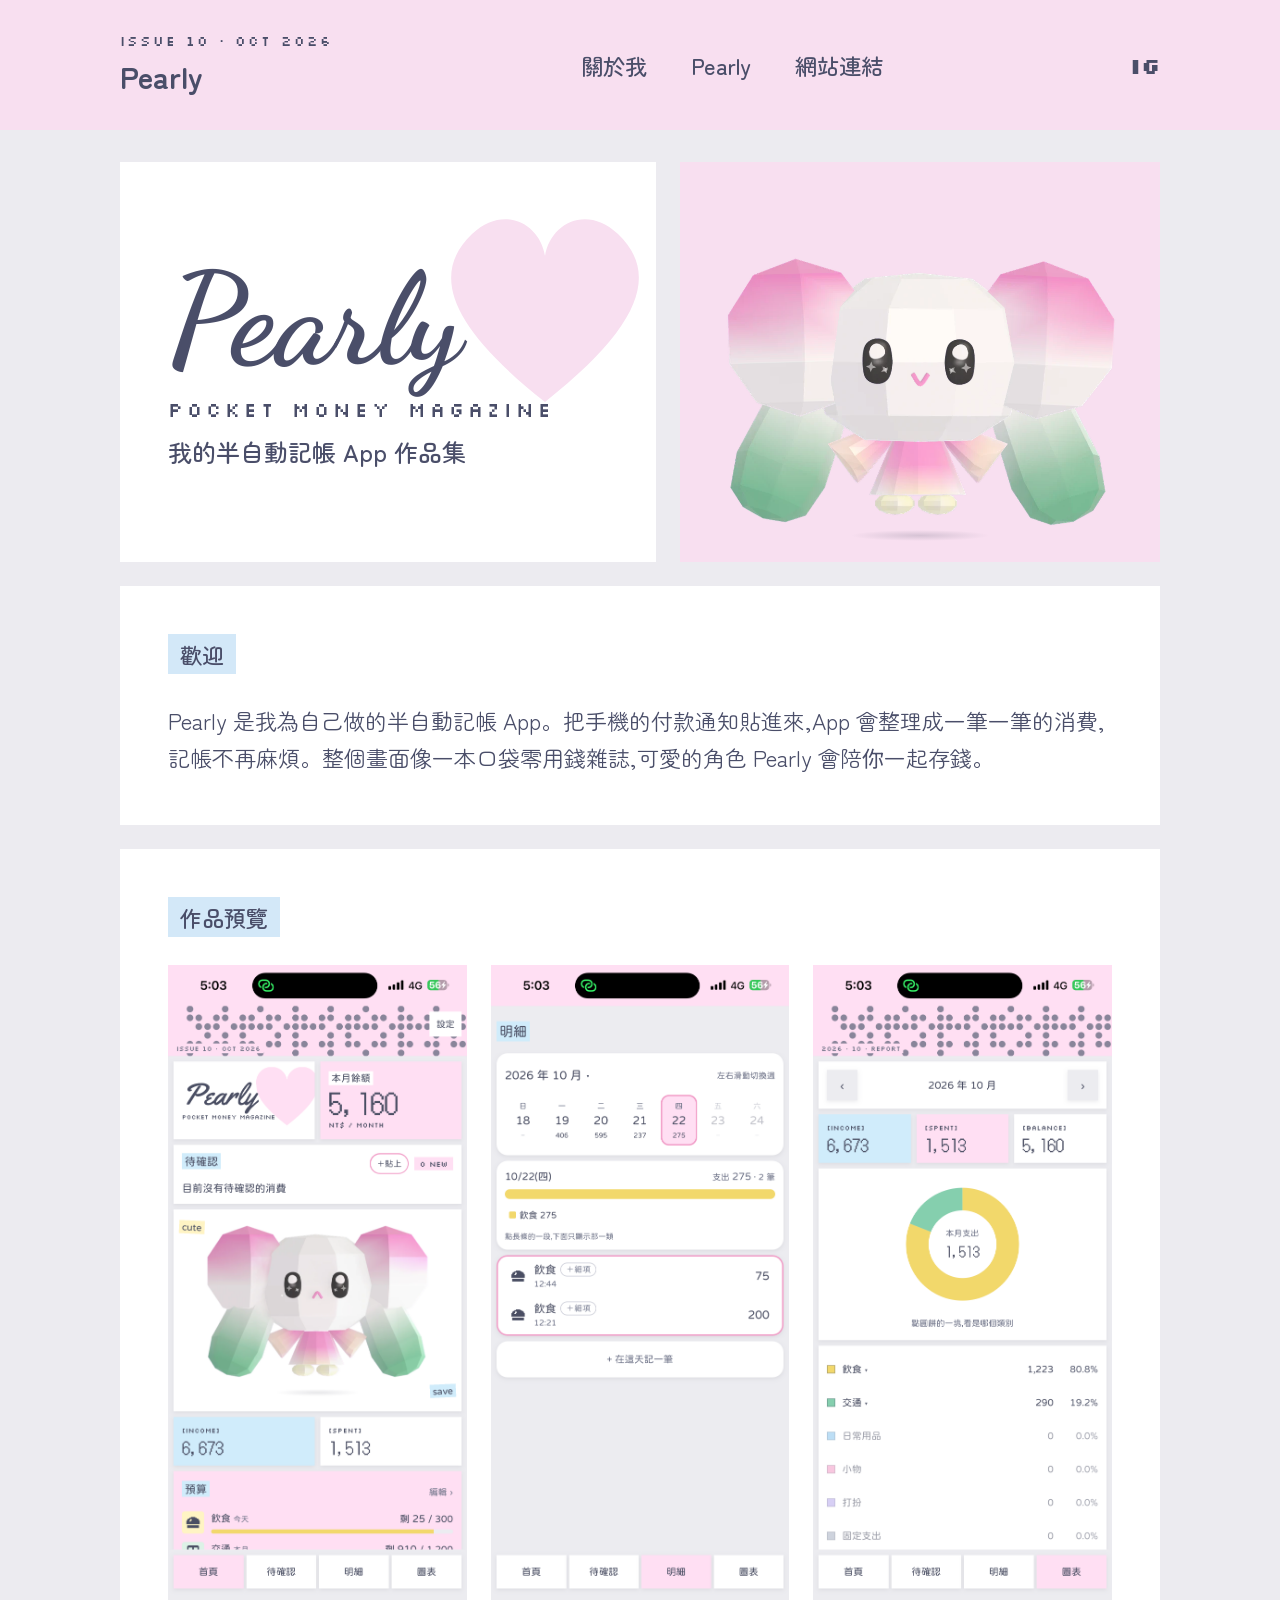
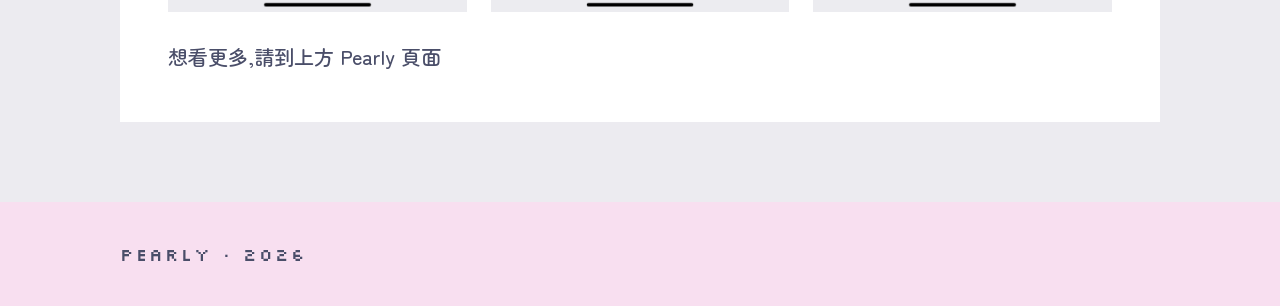
<file: index.html>
<!DOCTYPE html>
<html lang="zh-TW">
<head>
    <meta charset="UTF-8">
    <meta name="viewport" content="width=device-width, initial-scale=1.0">
    <title>Pearly 作品網站</title>
    <!-- 網路字體:Google Fonts -->
    <link href="https://fonts.googleapis.com/css2?family=Zen+Maru+Gothic:wght@400;500;700&family=Noto+Sans+TC:wght@400;500;700&family=Dancing+Script:wght@700&family=Silkscreen:wght@400;700&family=DotGothic16&display=swap" rel="stylesheet">
    <link rel="stylesheet" href="style.css">
</head>
<body>

    <!-- 上方導覽列 -->
    <div class="header">
        <div>
            <div class="issue">ISSUE 10 · OCT 2026</div>
            <a class="site-name" href="index.html">Pearly</a>
        </div>
        <div class="nav">
            <a href="about.html">關於我</a>
            <a href="pearly.html">Pearly</a>
            <a href="links.html">網站連結</a>
        </div>
        <a class="ig" href="https://www.instagram.com/negi._.404/" target="_blank">IG</a>
    </div>

    <div class="content">

        <!-- 封面:左邊 logo,右邊角色 -->
        <div class="cover">
            <div class="logo-card">
                <img class="heart" src="images/heart.svg" alt="愛心">
                <div class="logo-text">Pearly</div>
                <div class="logo-sub">POCKET MONEY MAGAZINE</div>
                <div class="logo-desc">我的半自動記帳 App 作品集</div>
            </div>
            <!-- 角色卡:pet.js 會把 Pearly App 的會動角色放進來;點=跳、連點=頭暈、長按=施魔法、太久沒點=睡覺 -->
            <div class="character-card">
                <div class="pet"><img src="images/pearly.png" alt="Pearly 角色"></div>
            </div>
        </div>

        <!-- 歡迎 -->
        <div class="card">
            <div class="tag">歡迎</div>
            <p>Pearly 是我為自己做的半自動記帳 App。把手機的付款通知貼進來,App 會整理成一筆一筆的消費,記帳不再麻煩。整個畫面像一本口袋零用錢雜誌,可愛的角色 Pearly 會陪你一起存錢。</p>
        </div>

        <!-- 作品預覽 -->
        <div class="card">
            <div class="tag">作品預覽</div>
            <div class="preview-row">
                <div class="shot"><img src="images/home.png" alt="Pearly 首頁畫面"></div>
                <div class="shot"><img src="images/detail.png" alt="Pearly 明細畫面"></div>
                <div class="shot"><img src="images/chart.png" alt="Pearly 圖表畫面"></div>
            </div>
            <p class="more">想看更多,請到上方 <a href="pearly.html">Pearly</a> 頁面</p>
        </div>

    </div>

    <!-- 頁尾 -->
    <div class="footer">PEARLY · 2026</div>

    <!-- 角色動畫(char13.js、snd10.js 來自 Pearly App) -->
    <script src="pet.js"></script>

</body>
</html>
</file>
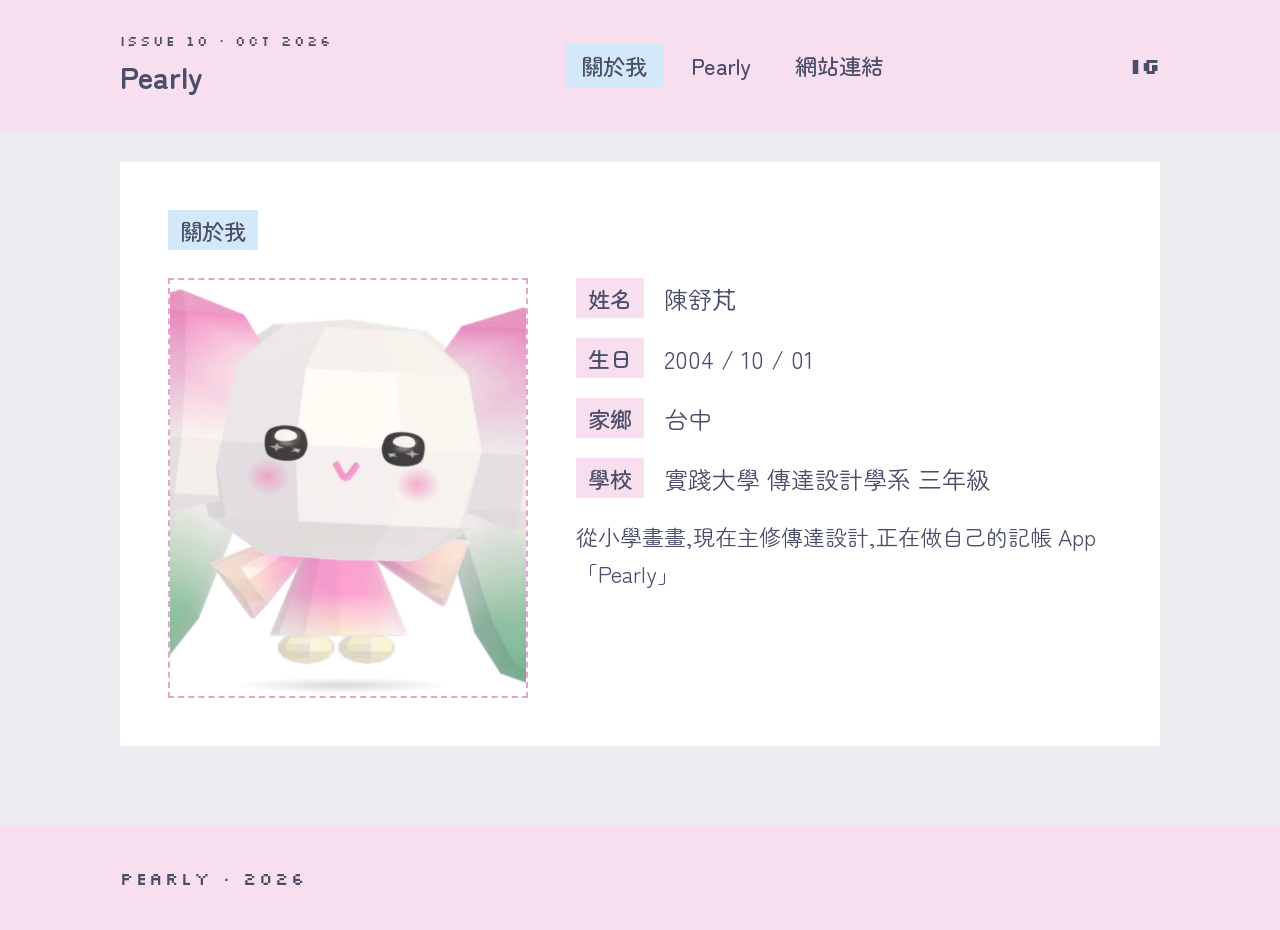
<file: about.html>
<!DOCTYPE html>
<html lang="zh-TW">
<head>
    <meta charset="UTF-8">
    <meta name="viewport" content="width=device-width, initial-scale=1.0">
    <title>關於我 | Pearly 作品網站</title>
    <link href="https://fonts.googleapis.com/css2?family=Zen+Maru+Gothic:wght@400;500;700&family=Noto+Sans+TC:wght@400;500;700&family=Dancing+Script:wght@700&family=Silkscreen:wght@400;700&family=DotGothic16&display=swap" rel="stylesheet">
    <link rel="stylesheet" href="style.css">
</head>
<body>

    <!-- 上方導覽列(目前頁面「關於我」加上 active) -->
    <div class="header">
        <div>
            <div class="issue">ISSUE 10 · OCT 2026</div>
            <a class="site-name" href="index.html">Pearly</a>
        </div>
        <div class="nav">
            <a class="active" href="about.html">關於我</a>
            <a href="pearly.html">Pearly</a>
            <a href="links.html">網站連結</a>
        </div>
        <a class="ig" href="https://www.instagram.com/negi._.404/" target="_blank">IG</a>
    </div>

    <div class="content">
        <div class="card">
            <div class="tag">關於我</div>

            <div class="about-row">
                <!-- 左邊:圖片 -->
                <div class="photo">
                    <img src="images/me.png" alt="Pearly 角色">
                </div>

                <!-- 右邊:基本資料 -->
                <div class="info">
                    <div class="info-row">
                        <span class="label">姓名</span>
                        <span class="value">陳舒芃</span>
                    </div>
                    <div class="info-row">
                        <span class="label">生日</span>
                        <span class="value">2004 / 10 / 01</span>
                    </div>
                    <div class="info-row">
                        <span class="label">家鄉</span>
                        <span class="value">台中</span>
                    </div>
                    <div class="info-row">
                        <span class="label">學校</span>
                        <span class="value">實踐大學 傳達設計學系 三年級</span>
                    </div>
                    <p>從小學畫畫,現在主修傳達設計,正在做自己的記帳 App「Pearly」</p>
                </div>
            </div>
        </div>
    </div>

    <div class="footer">PEARLY · 2026</div>

</body>
</html>
</file>
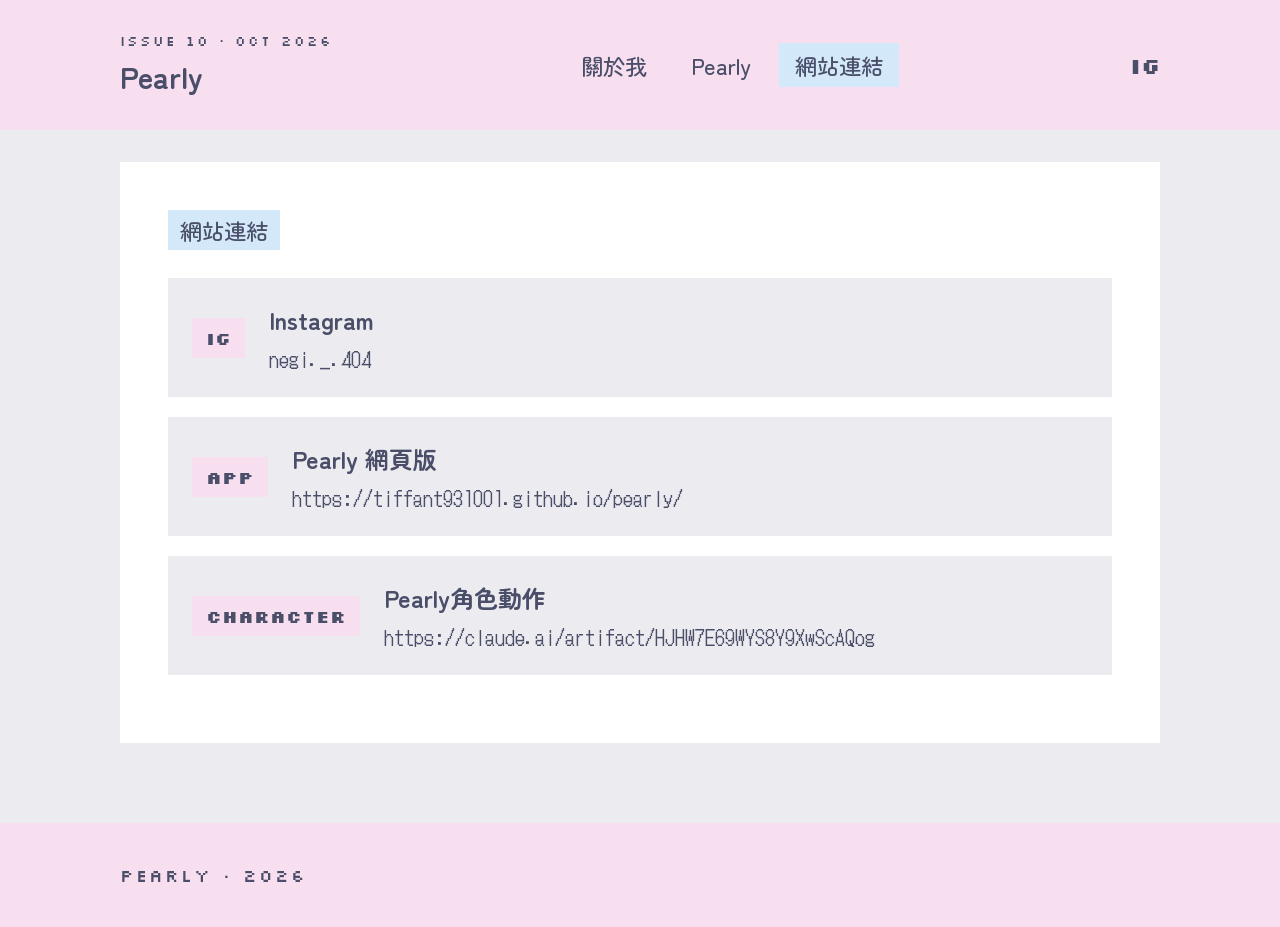
<file: links.html>
<!DOCTYPE html>
<html lang="zh-TW">
<head>
    <meta charset="UTF-8">
    <meta name="viewport" content="width=device-width, initial-scale=1.0">
    <title>網站連結 | Pearly 作品網站</title>
    <link href="https://fonts.googleapis.com/css2?family=Zen+Maru+Gothic:wght@400;500;700&family=Noto+Sans+TC:wght@400;500;700&family=Dancing+Script:wght@700&family=Silkscreen:wght@400;700&family=DotGothic16&display=swap" rel="stylesheet">
    <link rel="stylesheet" href="style.css">
</head>
<body>

    <!-- 上方導覽列(目前頁面「網站連結」加上 active) -->
    <div class="header">
        <div>
            <div class="issue">ISSUE 10 · OCT 2026</div>
            <a class="site-name" href="index.html">Pearly</a>
        </div>
        <div class="nav">
            <a href="about.html">關於我</a>
            <a href="pearly.html">Pearly</a>
            <a class="active" href="links.html">網站連結</a>
        </div>
        <a class="ig" href="https://www.instagram.com/negi._.404/" target="_blank">IG</a>
    </div>

    <div class="content">
        <div class="card">
            <div class="tag">網站連結</div>

            <div class="link-item">
                <div class="chip">IG</div>
                <div>
                    <div class="link-title">Instagram</div>
                    <a class="link-url" href="https://www.instagram.com/negi._.404/" target="_blank">negi._.404</a>
                </div>
            </div>

            <div class="link-item">
                <div class="chip">APP</div>
                <div>
                    <div class="link-title">Pearly 網頁版</div>
                    <a class="link-url" href="https://tiffant931001.github.io/pearly/" target="_blank">https://tiffant931001.github.io/pearly/</a>
                </div>
            </div>

            <div class="link-item">
                <div class="chip">CHARACTER</div>
                <div>
                    <div class="link-title">Pearly角色動作</div>
                    <a class="link-url" href="https://claude.ai/artifact/HJHW7E69WYS8Y9XwScAQog" target="_blank">https://claude.ai/artifact/HJHW7E69WYS8Y9XwScAQog</a>
                </div>
            </div>

        </div>
    </div>

    <div class="footer">PEARLY · 2026</div>

</body>
</html>
</file>
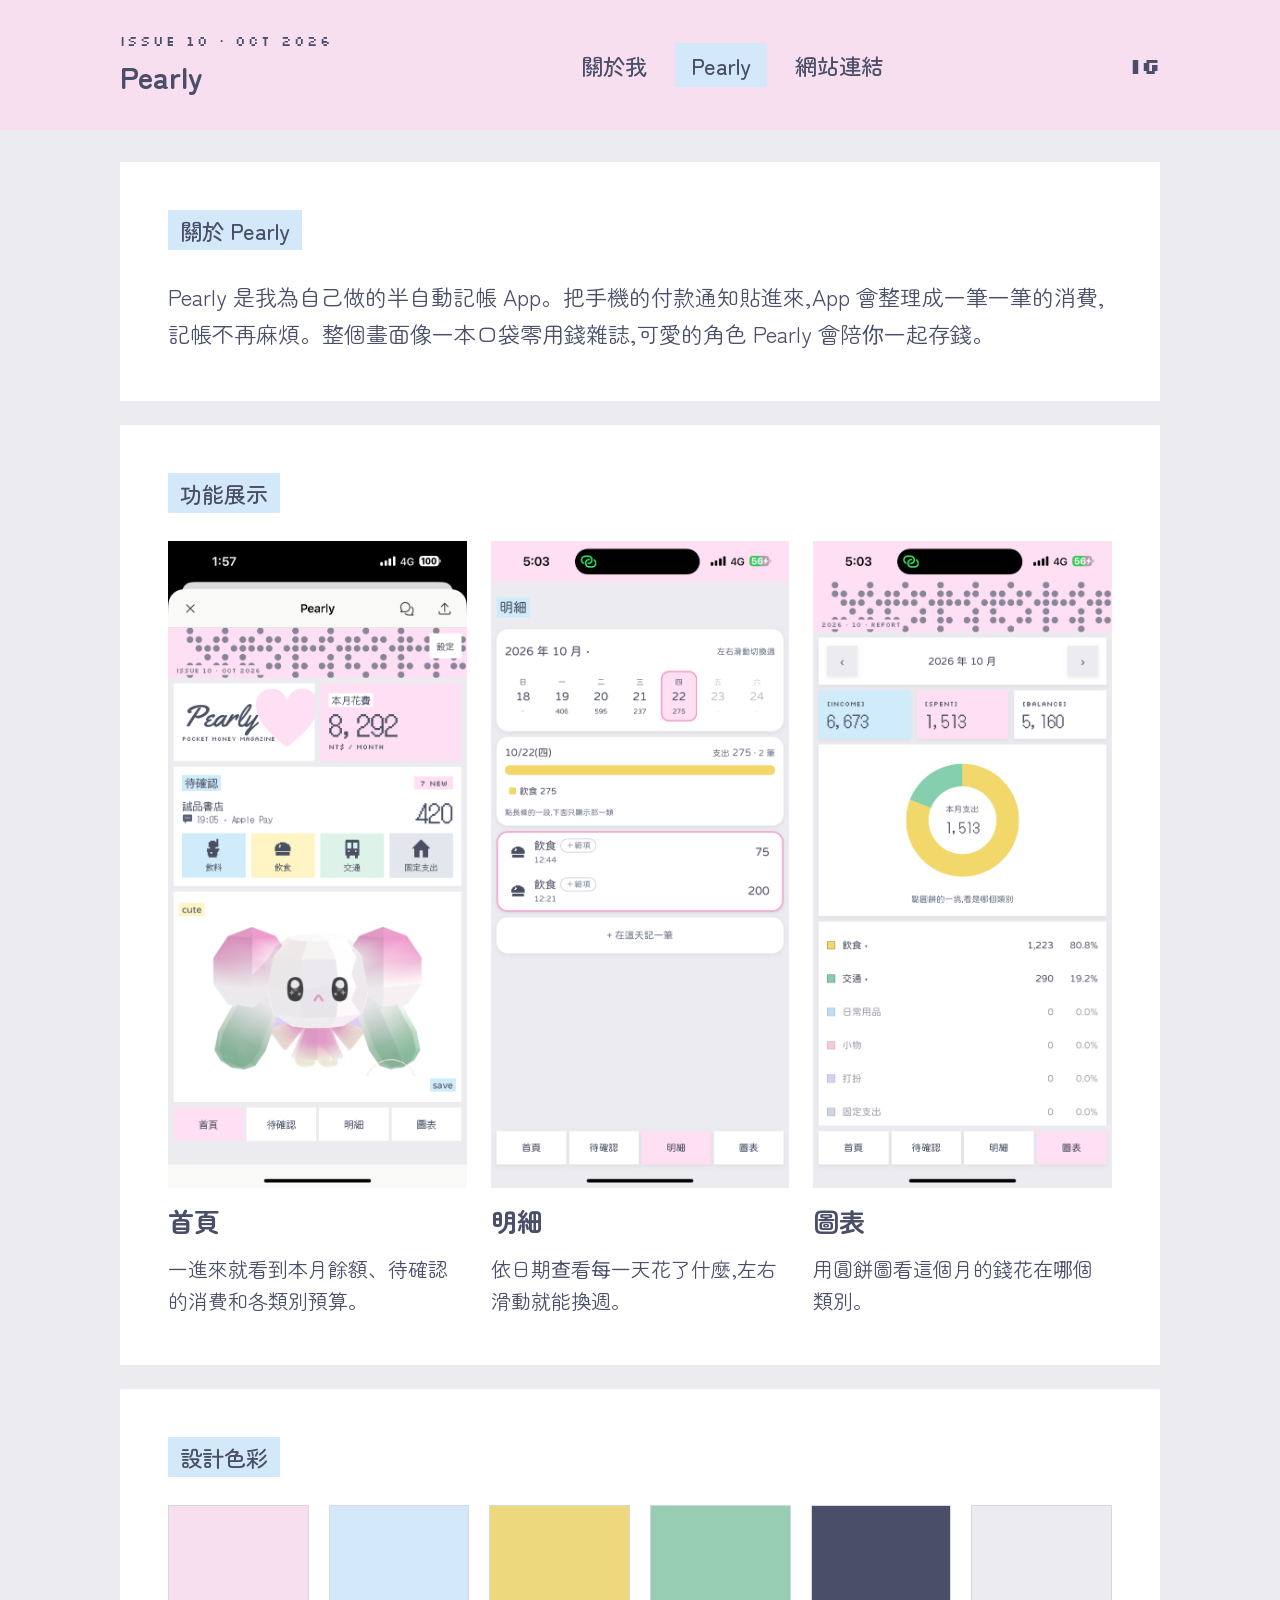
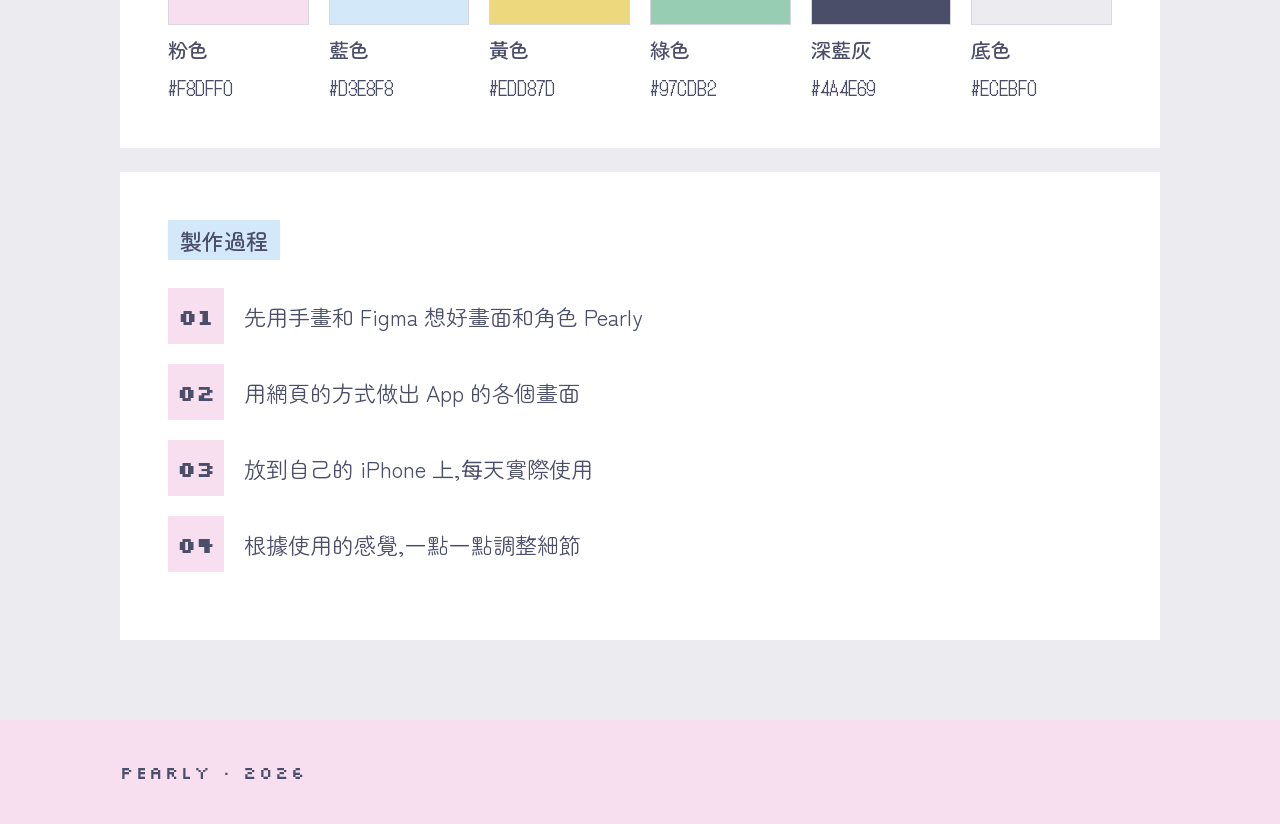
<file: pearly.html>
<!DOCTYPE html>
<html lang="zh-TW">
<head>
    <meta charset="UTF-8">
    <meta name="viewport" content="width=device-width, initial-scale=1.0">
    <title>Pearly | Pearly 作品網站</title>
    <link href="https://fonts.googleapis.com/css2?family=Zen+Maru+Gothic:wght@400;500;700&family=Noto+Sans+TC:wght@400;500;700&family=Dancing+Script:wght@700&family=Silkscreen:wght@400;700&family=DotGothic16&display=swap" rel="stylesheet">
    <link rel="stylesheet" href="style.css">
</head>
<body>

    <!-- 上方導覽列(目前頁面「Pearly」加上 active) -->
    <div class="header">
        <div>
            <div class="issue">ISSUE 10 · OCT 2026</div>
            <a class="site-name" href="index.html">Pearly</a>
        </div>
        <div class="nav">
            <a href="about.html">關於我</a>
            <a class="active" href="pearly.html">Pearly</a>
            <a href="links.html">網站連結</a>
        </div>
        <a class="ig" href="https://www.instagram.com/negi._.404/" target="_blank">IG</a>
    </div>

    <div class="content">

        <!-- 關於 Pearly -->
        <div class="card">
            <div class="tag">關於 Pearly</div>
            <p>Pearly 是我為自己做的半自動記帳 App。把手機的付款通知貼進來,App 會整理成一筆一筆的消費,記帳不再麻煩。整個畫面像一本口袋零用錢雜誌,可愛的角色 Pearly 會陪你一起存錢。</p>
        </div>

        <!-- 功能展示 -->
        <div class="card">
            <div class="tag">功能展示</div>
            <div class="features-row">
                <div class="feature">
                    <img src="images/home-old.png" alt="Pearly 首頁畫面">
                    <h3>首頁</h3>
                    <p>一進來就看到本月餘額、待確認的消費和各類別預算。</p>
                </div>
                <div class="feature">
                    <img src="images/detail.png" alt="Pearly 明細畫面">
                    <h3>明細</h3>
                    <p>依日期查看每一天花了什麼,左右滑動就能換週。</p>
                </div>
                <div class="feature">
                    <img src="images/chart.png" alt="Pearly 圖表畫面">
                    <h3>圖表</h3>
                    <p>用圓餅圖看這個月的錢花在哪個類別。</p>
                </div>
            </div>
        </div>

        <!-- 設計色彩 -->
        <div class="card">
            <div class="tag">設計色彩</div>
            <div class="colors-row">
                <div class="swatch">
                    <div class="color-box pink"></div>
                    <div class="color-name">粉色</div>
                    <div class="color-code">#F8DFF0</div>
                </div>
                <div class="swatch">
                    <div class="color-box blue"></div>
                    <div class="color-name">藍色</div>
                    <div class="color-code">#D3E8F8</div>
                </div>
                <div class="swatch">
                    <div class="color-box yellow"></div>
                    <div class="color-name">黃色</div>
                    <div class="color-code">#EDD87D</div>
                </div>
                <div class="swatch">
                    <div class="color-box green"></div>
                    <div class="color-name">綠色</div>
                    <div class="color-code">#97CDB2</div>
                </div>
                <div class="swatch">
                    <div class="color-box ink"></div>
                    <div class="color-name">深藍灰</div>
                    <div class="color-code">#4A4E69</div>
                </div>
                <div class="swatch">
                    <div class="color-box base"></div>
                    <div class="color-name">底色</div>
                    <div class="color-code">#ECEBF0</div>
                </div>
            </div>
        </div>

        <!-- 製作過程 -->
        <div class="card">
            <div class="tag">製作過程</div>
            <ul class="steps">
                <li><span class="num">01</span>先用手畫和 Figma 想好畫面和角色 Pearly</li>
                <li><span class="num">02</span>用網頁的方式做出 App 的各個畫面</li>
                <li><span class="num">03</span>放到自己的 iPhone 上,每天實際使用</li>
                <li><span class="num">04</span>根據使用的感覺,一點一點調整細節</li>
            </ul>
        </div>

    </div>

    <div class="footer">PEARLY · 2026</div>

</body>
</html>
</file>
<file: style.css>
/* ===== Pearly 作品網站 style.css ===== */
/* 4 個頁面共用這一個 CSS 檔 */

/* 讓 padding 和 border 算在 width / height 裡面(box-sizing 概念) */
* {
  box-sizing: border-box;
}

/* ---------- 整體設定 ---------- */
body {
  margin: 0;
  background-color: #ECEBF0;
  color: #4A4E69;
  font-family: "Zen Maru Gothic", "Noto Sans TC", sans-serif;
  font-size: 22px;
}

a {
  color: #4A4E69;
  text-decoration: none;
}

p {
  margin: 0;
  line-height: 1.7;
}

/* ---------- 上方導覽列 header ---------- */
.header {
  height: 130px;
  padding: 0 120px;
  background-color: #F8DFF0;
  display: flex;
  justify-content: space-between;
  align-items: center;
}

.issue {
  font-family: "Silkscreen", sans-serif;
  font-size: 14px;
  letter-spacing: 2px;
  margin-bottom: 4px;
}

.site-name {
  font-size: 30px;
  font-weight: 700;
}

.nav {
  display: flex;
  gap: 12px;
}

.nav a {
  padding: 6px 16px;
  font-weight: 500;
}

/* 目前所在的頁面,底色變藍色 */
.nav a.active {
  background-color: #D3E8F8;
}

.ig {
  font-family: "Silkscreen", sans-serif;
  font-size: 22px;
  font-weight: 700;
}

/* ---------- 內容區 ---------- */
.content {
  padding: 32px 120px 56px 120px;
}

/* 白色卡片 */
.card {
  background-color: #FFFFFF;
  padding: 48px;
  margin-bottom: 24px;
}

/* 藍色小標籤 */
.tag {
  display: inline-block;
  background-color: #D3E8F8;
  padding: 4px 12px;
  font-weight: 500;
  margin-bottom: 28px;
}

/* ---------- 首頁:封面 ---------- */
.cover {
  display: flex;
  gap: 24px;
  height: 400px;
  margin-bottom: 24px;
}

.logo-card {
  flex: 1;
  background-color: #FFFFFF;
  padding: 48px;
  position: relative;      /* 讓愛心可以用 absolute 定位 */
  overflow: hidden;
  display: flex;
  flex-direction: column;
  justify-content: center;
}

.heart {
  position: absolute;
  top: 40px;
  right: -4px;
  width: 230px;
}

.logo-text {
  font-family: "Dancing Script", cursive;
  font-size: 128px;
  font-weight: 700;
  line-height: 1;
  margin-bottom: 12px;
}

.logo-sub {
  font-family: "Silkscreen", sans-serif;
  font-size: 20px;
  letter-spacing: 4px;
  margin-bottom: 12px;
}

.logo-desc {
  font-size: 24px;
  font-weight: 500;
}

.character-card {
  width: 480px;
  background-color: #F8DFF0;
  padding: 32px;
  display: flex;
  justify-content: center;
  align-items: center;
}

.character-card img {
  width: 100%;
}

/* 角色動畫(GitHub 版):睡覺變紫色、長按變淡粉,跟 App 一樣慢慢換色 */
.character-card {
  transition: background-color 0.6s ease;
  -webkit-user-select: none;
  user-select: none;
  -webkit-touch-callout: none;
}

.character-card .pet {
  width: 100%;
}

.character-card.sleep {
  background-color: #E7E3F4;
}

.character-card.lp-on {
  background-color: #FDF0F6;
}

/* ---------- 首頁:作品預覽 ---------- */
.preview-row {
  display: flex;
  gap: 24px;
}

.shot {
  flex: 1;
}

/* 圖片只顯示上面一段,高度固定 360px */
.shot img {
  width: 100%;
  height: auto; /* 照 Figma:整張手機截圖完整顯示 */
  display: block;
}

.more {
  margin-top: 28px;
  font-size: 20px;
  font-weight: 500;
}

/* ---------- 關於我 ---------- */
.about-row {
  display: flex;
  gap: 48px;
}

.photo {
  width: 360px;
  height: 420px;
  border: 2px dashed #E6A5CE;
  background-color: #FFFFFF;
}

.photo img {
  width: 100%;
  height: 100%;
  object-fit: cover;
  display: block;
}

.info {
  flex: 1;
}

.info-row {
  display: flex;
  align-items: center;
  gap: 20px;
  margin-bottom: 20px;
}

.label {
  background-color: #F8DFF0;
  padding: 4px 12px;
  font-weight: 500;
}

.value {
  font-size: 24px;
}

/* ---------- Pearly 作品頁 ---------- */
.features-row {
  display: flex;
  gap: 24px;
}

.feature {
  flex: 1;
}

.feature img {
  width: 100%;
  height: auto; /* 照 Figma:整張手機截圖完整顯示 */
  display: block;
}

.feature h3 {
  font-size: 26px;
  margin: 14px 0;
}

.feature p {
  font-size: 20px;
  line-height: 1.6;
}

/* 色彩 */
.colors-row {
  display: flex;
  gap: 20px;
}

.swatch {
  flex: 1;
}

.color-box {
  height: 120px;
  border: 1px solid #D8D6E0;
  margin-bottom: 10px;
}

.pink  { background-color: #F8DFF0; }
.blue  { background-color: #D3E8F8; }
.yellow { background-color: #EDD87D; }
.green { background-color: #97CDB2; }
.ink   { background-color: #4A4E69; }
.base  { background-color: #ECEBF0; }

.color-name {
  font-size: 20px;
  font-weight: 500;
  margin-bottom: 10px;
}

.color-code {
  font-family: "DotGothic16", sans-serif;
  font-size: 18px;
}

/* 製作過程 */
.steps {
  list-style: none;
  margin: 0;
  padding: 0;
}

.steps li {
  display: flex;
  align-items: center;
  gap: 20px;
  margin-bottom: 20px;
}

.num {
  width: 56px;
  height: 56px;
  background-color: #F8DFF0;
  display: flex;
  justify-content: center;
  align-items: center;
  font-family: "Silkscreen", sans-serif;
  font-weight: 700;
  font-size: 22px;
}

/* ---------- 網站連結 ---------- */
.link-item {
  display: flex;
  align-items: center;
  gap: 24px;
  padding: 24px;
  margin-bottom: 20px;
  background-color: #ECEBF0;
}

.chip {
  background-color: #F8DFF0;
  padding: 8px 14px;
  font-family: "Silkscreen", sans-serif;
  font-size: 18px;
  font-weight: 700;
}

.link-title {
  font-size: 24px;
  font-weight: 700;
  margin-bottom: 4px;
}

.link-url {
  font-family: "DotGothic16", sans-serif;
  font-size: 20px;
}

/* ---------- 頁尾 footer ---------- */
.footer {
  padding: 40px 120px;
  background-color: #F8DFF0;
  font-family: "Silkscreen", sans-serif;
  font-size: 18px;
  letter-spacing: 2px;
}

/* ===================================================== */
/* ---------- 手機版 / 平板版（920px 以下）---------- */
/* 電腦版（920px 以上）完全不受影響，都只在這個區塊裡覆蓋 */
/* ===================================================== */

@media (max-width: 920px) {
  body {
    font-size: 18px;
  }

  /* 上方導覽列：變矮、左右留白縮小 */
  .header {
    height: auto;
    min-height: 96px;
    padding: 16px 20px;
    gap: 12px;
    flex-wrap: wrap;
  }

  .issue {
    font-size: 11px;
    letter-spacing: 1px;
  }

  .site-name {
    font-size: 24px;
  }

  .nav {
    gap: 6px;
    flex-wrap: wrap;
  }

  .nav a {
    padding: 6px 10px;
    font-size: 16px;
  }

  .ig {
    font-size: 16px;
  }

  /* 內容區：左右留白縮小 */
  .content {
    padding: 20px 16px 40px 16px;
  }

  .card {
    padding: 24px 20px;
    margin-bottom: 16px;
  }

  .tag {
    margin-bottom: 18px;
    font-size: 16px;
  }

  /* 封面：改成上下排，高度自動 */
  .cover {
    flex-direction: column;
    height: auto;
    gap: 16px;
    margin-bottom: 16px;
  }

  .logo-card {
    padding: 32px 24px;
    min-height: 260px;
  }

  .heart {
    width: 130px;
    top: 20px;
  }

  .logo-text {
    font-size: 76px;
  }

  .logo-sub {
    font-size: 13px;
    letter-spacing: 2px;
  }

  .logo-desc {
    font-size: 19px;
  }

  /* 角色卡：改成滿版寬度，角色才不會被壓成 0 */
  .character-card {
    width: 100%;
    padding: 16px;
  }

  /* 作品預覽 / 功能展示：改成上下排 */
  .preview-row,
  .features-row {
    flex-direction: column;
    gap: 16px;
  }

  .more {
    font-size: 17px;
    margin-top: 18px;
  }

  /* 關於我：照片在上、資料在下 */
  .about-row {
    flex-direction: column;
    gap: 20px;
  }

  .photo {
    width: 100%;
    height: 320px;
  }

  .info-row {
    flex-wrap: wrap;
    gap: 10px;
    margin-bottom: 14px;
  }

  .value {
    font-size: 19px;
  }

  .feature h3 {
    font-size: 21px;
    margin: 10px 0;
  }

  .feature p {
    font-size: 17px;
  }

  /* 色票：一行三個 */
  .colors-row {
    flex-wrap: wrap;
    gap: 14px;
  }

  .swatch {
    flex: 0 0 calc((100% - 28px) / 3);
  }

  .color-box {
    height: 84px;
  }

  .color-name {
    font-size: 16px;
  }

  .color-code {
    font-size: 14px;
  }

  /* 網站連結：文字換行不要爆版 */
  .link-item {
    padding: 18px 16px;
    gap: 16px;
    margin-bottom: 14px;
  }

  .chip {
    font-size: 14px;
    padding: 6px 10px;
  }

  .link-title {
    font-size: 19px;
  }

  .link-url {
    font-size: 15px;
    overflow-wrap: anywhere;
    word-break: break-all;
  }

  /* 頁尾 */
  .footer {
    padding: 24px 20px;
    font-size: 14px;
  }
}
</file>
